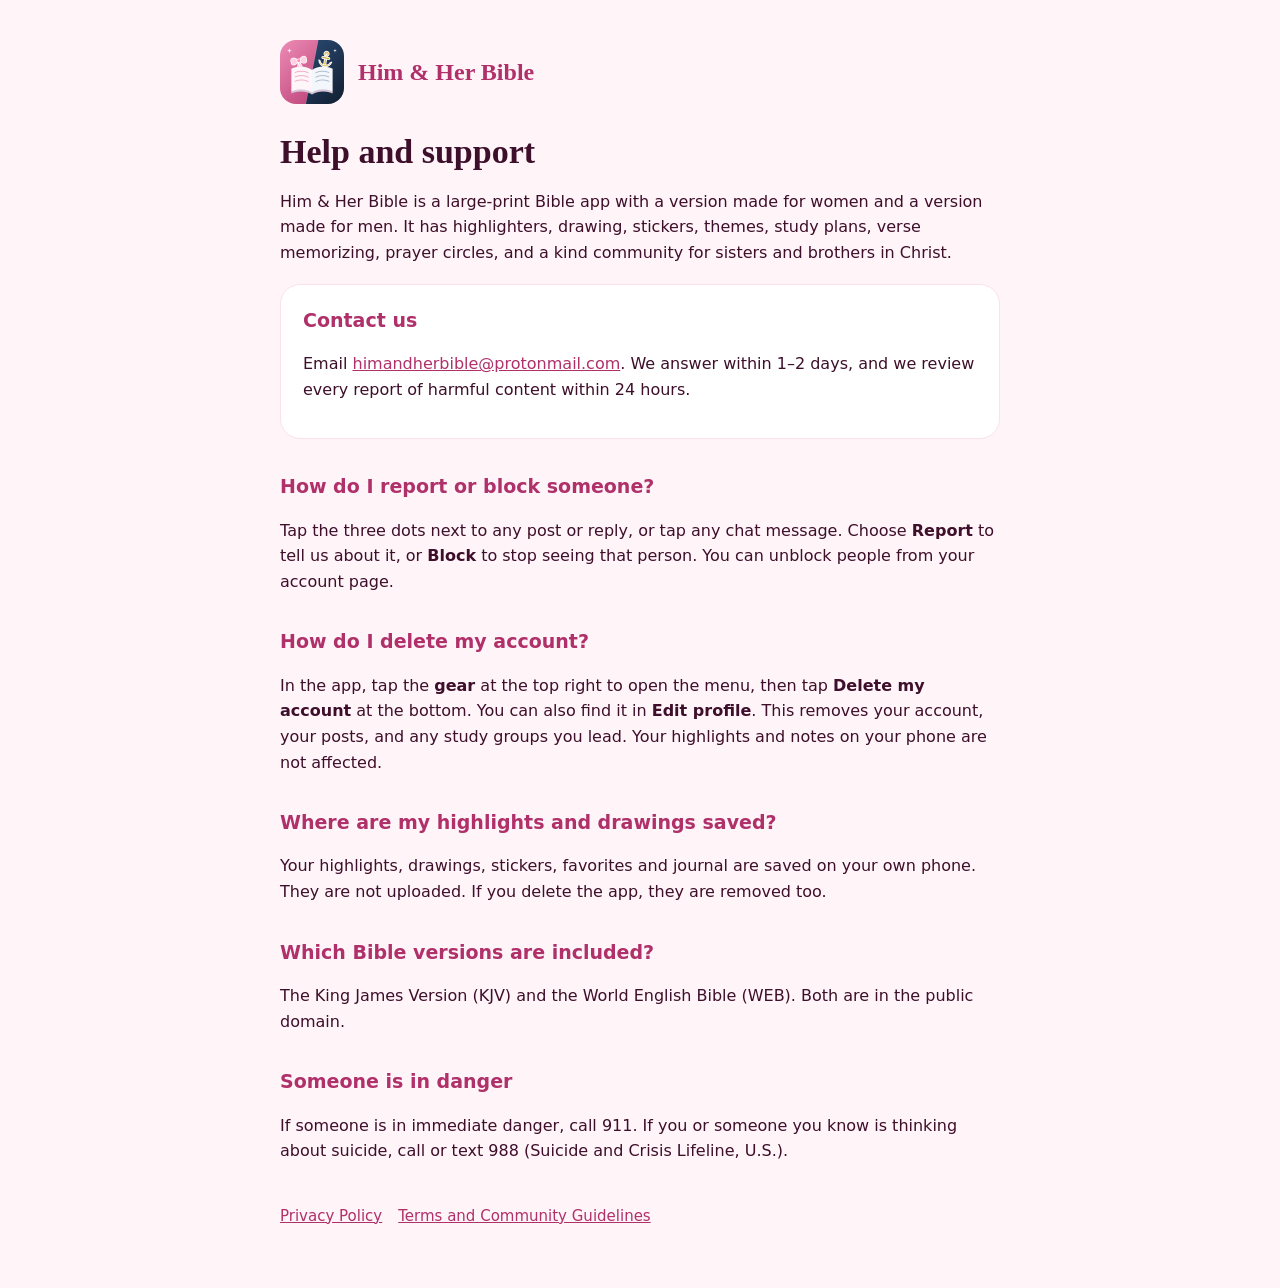
<file: index.html>
<!doctype html>
<html lang="en"><head><meta charset="utf-8"><meta name="viewport" content="width=device-width,initial-scale=1">
<title>Him &amp; Her Bible Support</title><link rel="stylesheet" href="style.css"></head>
<body><main>
<header><img src="icon.png" alt=""><a href="./">Him &amp; Her Bible</a></header>
<h1>Help and support</h1>
<p>Him &amp; Her Bible is a large-print Bible app with a version made for women and a version made for men. It has highlighters, drawing, stickers, themes, study plans, verse memorizing, prayer circles, and a kind community for sisters and brothers in Christ.</p>
<div class="card">
<h2 style="margin-top:0">Contact us</h2>
<p>Email <a href="mailto:himandherbible@protonmail.com">himandherbible@protonmail.com</a>. We answer within 1–2 days, and we review every report of harmful content within 24 hours.</p>
</div>
<h2>How do I report or block someone?</h2>
<p>Tap the three dots next to any post or reply, or tap any chat message. Choose <b>Report</b> to tell us about it, or <b>Block</b> to stop seeing that person. You can unblock people from your account page.</p>
<h2>How do I delete my account?</h2>
<p>In the app, tap the <b>gear</b> at the top right to open the menu, then tap <b>Delete my account</b> at the bottom. You can also find it in <b>Edit profile</b>. This removes your account, your posts, and any study groups you lead. Your highlights and notes on your phone are not affected.</p>
<h2>Where are my highlights and drawings saved?</h2>
<p>Your highlights, drawings, stickers, favorites and journal are saved on your own phone. They are not uploaded. If you delete the app, they are removed too.</p>
<h2>Which Bible versions are included?</h2>
<p>The King James Version (KJV) and the World English Bible (WEB). Both are in the public domain.</p>
<h2>Someone is in danger</h2>
<p>If someone is in immediate danger, call 911. If you or someone you know is thinking about suicide, call or text 988 (Suicide and Crisis Lifeline, U.S.).</p>
<nav><a href="privacy.html">Privacy Policy</a><a href="terms.html">Terms and Community Guidelines</a></nav>
</main></body></html>
</file>
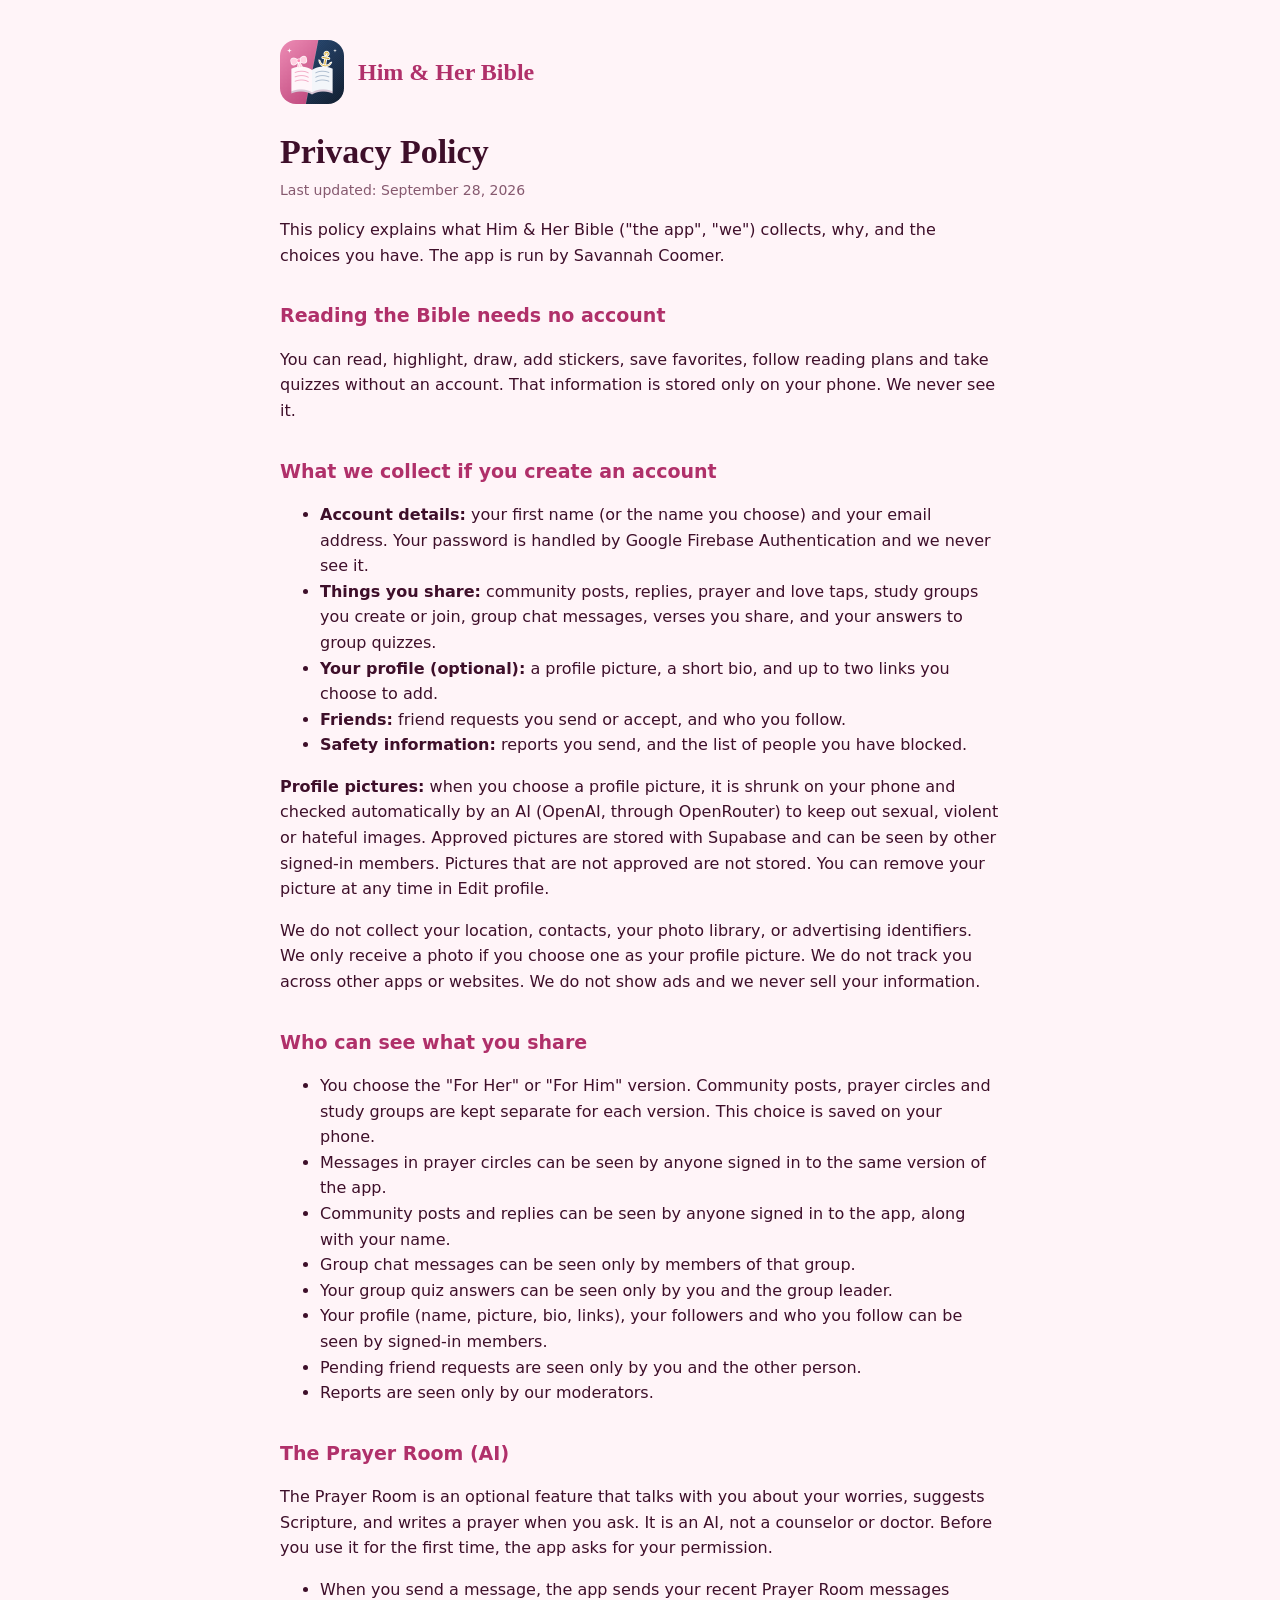
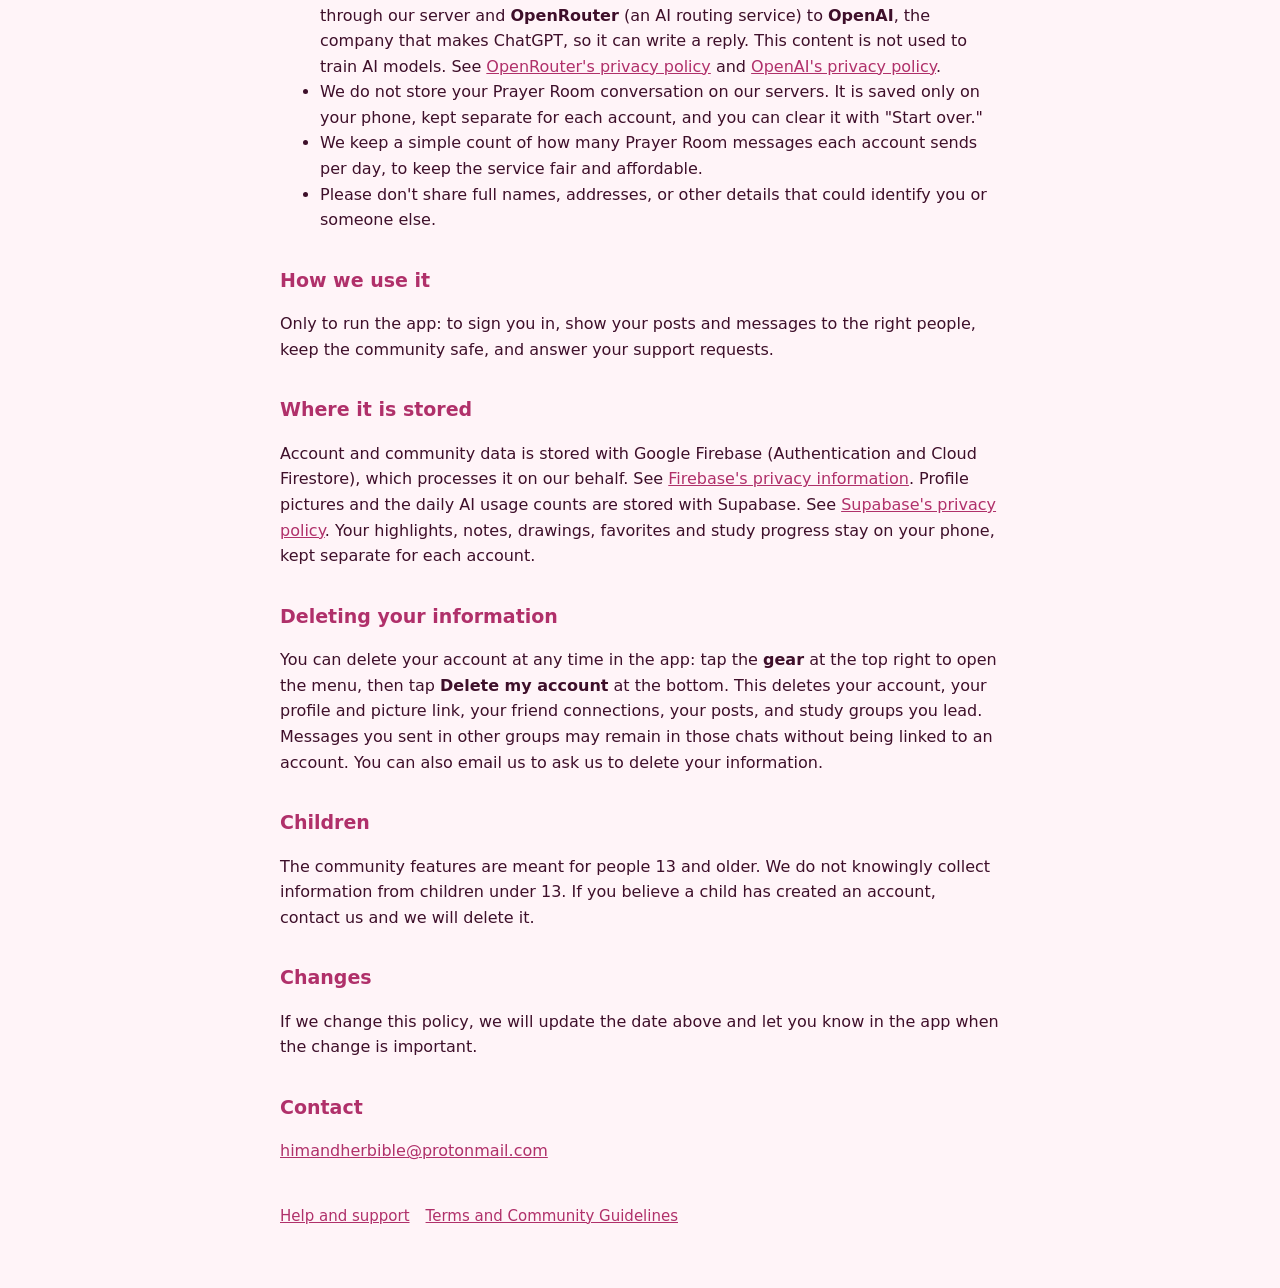
<file: privacy.html>
<!doctype html>
<html lang="en"><head><meta charset="utf-8"><meta name="viewport" content="width=device-width,initial-scale=1">
<title>Him &amp; Her Bible Privacy Policy</title><link rel="stylesheet" href="style.css"></head>
<body><main>
<header><img src="icon.png" alt=""><a href="./">Him &amp; Her Bible</a></header>
<h1>Privacy Policy</h1>
<p class="updated">Last updated: September 28, 2026</p>
<p>This policy explains what Him &amp; Her Bible ("the app", "we") collects, why, and the choices you have. The app is run by Savannah Coomer.</p>

<h2>Reading the Bible needs no account</h2>
<p>You can read, highlight, draw, add stickers, save favorites, follow reading plans and take quizzes without an account. That information is stored only on your phone. We never see it.</p>

<h2>What we collect if you create an account</h2>
<ul>
<li><b>Account details:</b> your first name (or the name you choose) and your email address. Your password is handled by Google Firebase Authentication and we never see it.</li>
<li><b>Things you share:</b> community posts, replies, prayer and love taps, study groups you create or join, group chat messages, verses you share, and your answers to group quizzes.</li>
<li><b>Your profile (optional):</b> a profile picture, a short bio, and up to two links you choose to add.</li>
<li><b>Friends:</b> friend requests you send or accept, and who you follow.</li>
<li><b>Safety information:</b> reports you send, and the list of people you have blocked.</li>
</ul>
<p><b>Profile pictures:</b> when you choose a profile picture, it is shrunk on your phone and checked automatically by an AI (OpenAI, through OpenRouter) to keep out sexual, violent or hateful images. Approved pictures are stored with Supabase and can be seen by other signed-in members. Pictures that are not approved are not stored. You can remove your picture at any time in Edit profile.</p>
<p>We do not collect your location, contacts, your photo library, or advertising identifiers. We only receive a photo if you choose one as your profile picture. We do not track you across other apps or websites. We do not show ads and we never sell your information.</p>

<h2>Who can see what you share</h2>
<ul>
<li>You choose the "For Her" or "For Him" version. Community posts, prayer circles and study groups are kept separate for each version. This choice is saved on your phone.</li>
<li>Messages in prayer circles can be seen by anyone signed in to the same version of the app.</li>
<li>Community posts and replies can be seen by anyone signed in to the app, along with your name.</li>
<li>Group chat messages can be seen only by members of that group.</li>
<li>Your group quiz answers can be seen only by you and the group leader.</li>
<li>Your profile (name, picture, bio, links), your followers and who you follow can be seen by signed-in members.</li>
<li>Pending friend requests are seen only by you and the other person.</li>
<li>Reports are seen only by our moderators.</li>
</ul>

<h2>The Prayer Room (AI)</h2>
<p>The Prayer Room is an optional feature that talks with you about your worries, suggests Scripture, and writes a prayer when you ask. It is an AI, not a counselor or doctor. Before you use it for the first time, the app asks for your permission.</p>
<ul>
<li>When you send a message, the app sends your recent Prayer Room messages through our server and <b>OpenRouter</b> (an AI routing service) to <b>OpenAI</b>, the company that makes ChatGPT, so it can write a reply. This content is not used to train AI models. See <a href="https://openrouter.ai/privacy">OpenRouter's privacy policy</a> and <a href="https://openai.com/policies/privacy-policy">OpenAI's privacy policy</a>.</li>
<li>We do not store your Prayer Room conversation on our servers. It is saved only on your phone, kept separate for each account, and you can clear it with "Start over."</li>
<li>We keep a simple count of how many Prayer Room messages each account sends per day, to keep the service fair and affordable.</li>
<li>Please don't share full names, addresses, or other details that could identify you or someone else.</li>
</ul>

<h2>How we use it</h2>
<p>Only to run the app: to sign you in, show your posts and messages to the right people, keep the community safe, and answer your support requests.</p>

<h2>Where it is stored</h2>
<p>Account and community data is stored with Google Firebase (Authentication and Cloud Firestore), which processes it on our behalf. See <a href="https://firebase.google.com/support/privacy">Firebase's privacy information</a>. Profile pictures and the daily AI usage counts are stored with Supabase. See <a href="https://supabase.com/privacy">Supabase's privacy policy</a>. Your highlights, notes, drawings, favorites and study progress stay on your phone, kept separate for each account.</p>

<h2>Deleting your information</h2>
<p>You can delete your account at any time in the app: tap the <b>gear</b> at the top right to open the menu, then tap <b>Delete my account</b> at the bottom. This deletes your account, your profile and picture link, your friend connections, your posts, and study groups you lead. Messages you sent in other groups may remain in those chats without being linked to an account. You can also email us to ask us to delete your information.</p>

<h2>Children</h2>
<p>The community features are meant for people 13 and older. We do not knowingly collect information from children under 13. If you believe a child has created an account, contact us and we will delete it.</p>

<h2>Changes</h2>
<p>If we change this policy, we will update the date above and let you know in the app when the change is important.</p>

<h2>Contact</h2>
<p><a href="mailto:himandherbible@protonmail.com">himandherbible@protonmail.com</a></p>
<nav><a href="./">Help and support</a><a href="terms.html">Terms and Community Guidelines</a></nav>
</main></body></html>
</file>
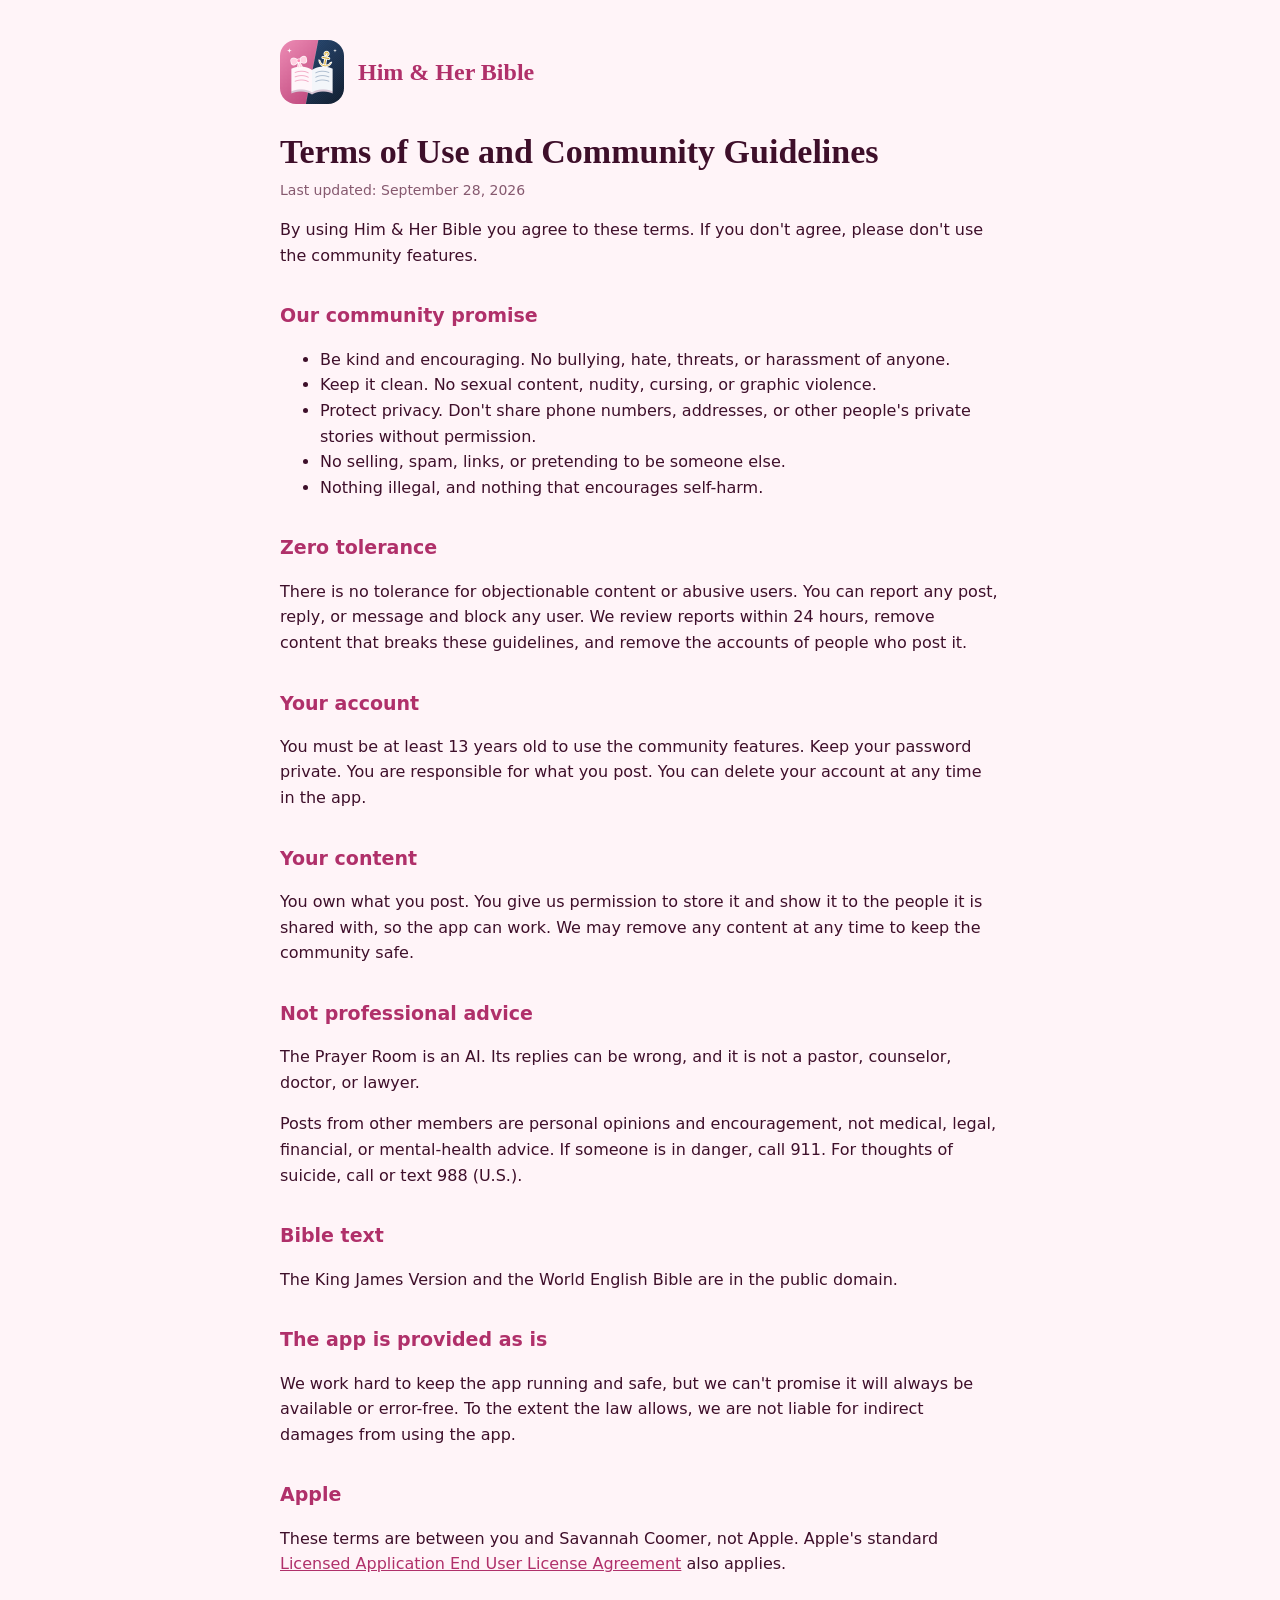
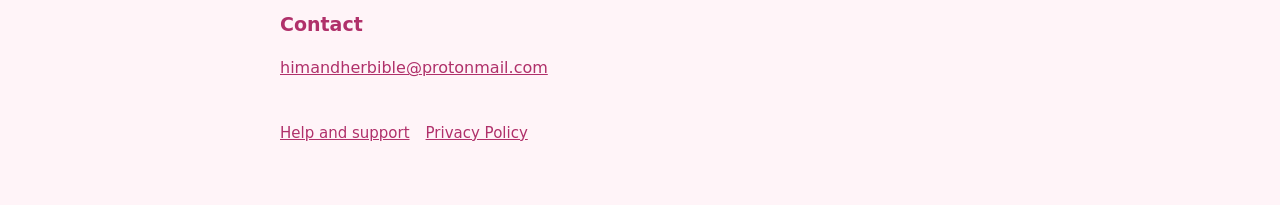
<file: terms.html>
<!doctype html>
<html lang="en"><head><meta charset="utf-8"><meta name="viewport" content="width=device-width,initial-scale=1">
<title>Him &amp; Her Bible Terms</title><link rel="stylesheet" href="style.css"></head>
<body><main>
<header><img src="icon.png" alt=""><a href="./">Him &amp; Her Bible</a></header>
<h1>Terms of Use and Community Guidelines</h1>
<p class="updated">Last updated: September 28, 2026</p>
<p>By using Him &amp; Her Bible you agree to these terms. If you don't agree, please don't use the community features.</p>

<h2>Our community promise</h2>
<ul>
<li>Be kind and encouraging. No bullying, hate, threats, or harassment of anyone.</li>
<li>Keep it clean. No sexual content, nudity, cursing, or graphic violence.</li>
<li>Protect privacy. Don't share phone numbers, addresses, or other people's private stories without permission.</li>
<li>No selling, spam, links, or pretending to be someone else.</li>
<li>Nothing illegal, and nothing that encourages self-harm.</li>
</ul>

<h2>Zero tolerance</h2>
<p>There is no tolerance for objectionable content or abusive users. You can report any post, reply, or message and block any user. We review reports within 24 hours, remove content that breaks these guidelines, and remove the accounts of people who post it.</p>

<h2>Your account</h2>
<p>You must be at least 13 years old to use the community features. Keep your password private. You are responsible for what you post. You can delete your account at any time in the app.</p>

<h2>Your content</h2>
<p>You own what you post. You give us permission to store it and show it to the people it is shared with, so the app can work. We may remove any content at any time to keep the community safe.</p>

<h2>Not professional advice</h2>
<p>The Prayer Room is an AI. Its replies can be wrong, and it is not a pastor, counselor, doctor, or lawyer.</p>
<p>Posts from other members are personal opinions and encouragement, not medical, legal, financial, or mental-health advice. If someone is in danger, call 911. For thoughts of suicide, call or text 988 (U.S.).</p>

<h2>Bible text</h2>
<p>The King James Version and the World English Bible are in the public domain.</p>

<h2>The app is provided as is</h2>
<p>We work hard to keep the app running and safe, but we can't promise it will always be available or error-free. To the extent the law allows, we are not liable for indirect damages from using the app.</p>

<h2>Apple</h2>
<p>These terms are between you and Savannah Coomer, not Apple. Apple's standard <a href="https://www.apple.com/legal/internet-services/itunes/dev/stdeula/">Licensed Application End User License Agreement</a> also applies.</p>

<h2>Contact</h2>
<p><a href="mailto:himandherbible@protonmail.com">himandherbible@protonmail.com</a></p>
<nav><a href="./">Help and support</a><a href="privacy.html">Privacy Policy</a></nav>
</main></body></html>
</file>
<file: style.css>
:root{--rasp:#B0306A;--rose:#D9669A;--ink:#3E0F2A;--muted:#86596F;--shell:#FFF4F8;--cotton:#FCE1EC}
*{box-sizing:border-box}
body{margin:0;background:var(--shell);color:var(--ink);font-family:-apple-system,BlinkMacSystemFont,'Segoe UI',system-ui,sans-serif;line-height:1.6;padding-inline:20px}
main{max-width:720px;margin:0 auto;padding-block:40px 60px}
header{display:flex;align-items:center;gap:14px;margin-bottom:28px}
header img{width:64px;height:64px;border-radius:16px}
header a{font-family:Georgia,serif;font-size:24px;color:var(--rasp);text-decoration:none;font-weight:600}
h1{font-family:Georgia,serif;font-weight:600;font-size:34px;line-height:1.2;margin:0 0 6px;text-wrap:balance}
h2{font-size:19px;margin:32px 0 8px;color:var(--rasp)}
p,li{font-size:16px}
.updated{color:var(--muted);font-size:14px;margin-top:0}
.card{background:#fff;border:1.5px solid var(--cotton);border-radius:20px;padding:20px 22px;margin-top:18px}
a{color:var(--rasp)}
nav{display:flex;gap:16px;flex-wrap:wrap;margin-top:40px;font-size:15px}
</file>
